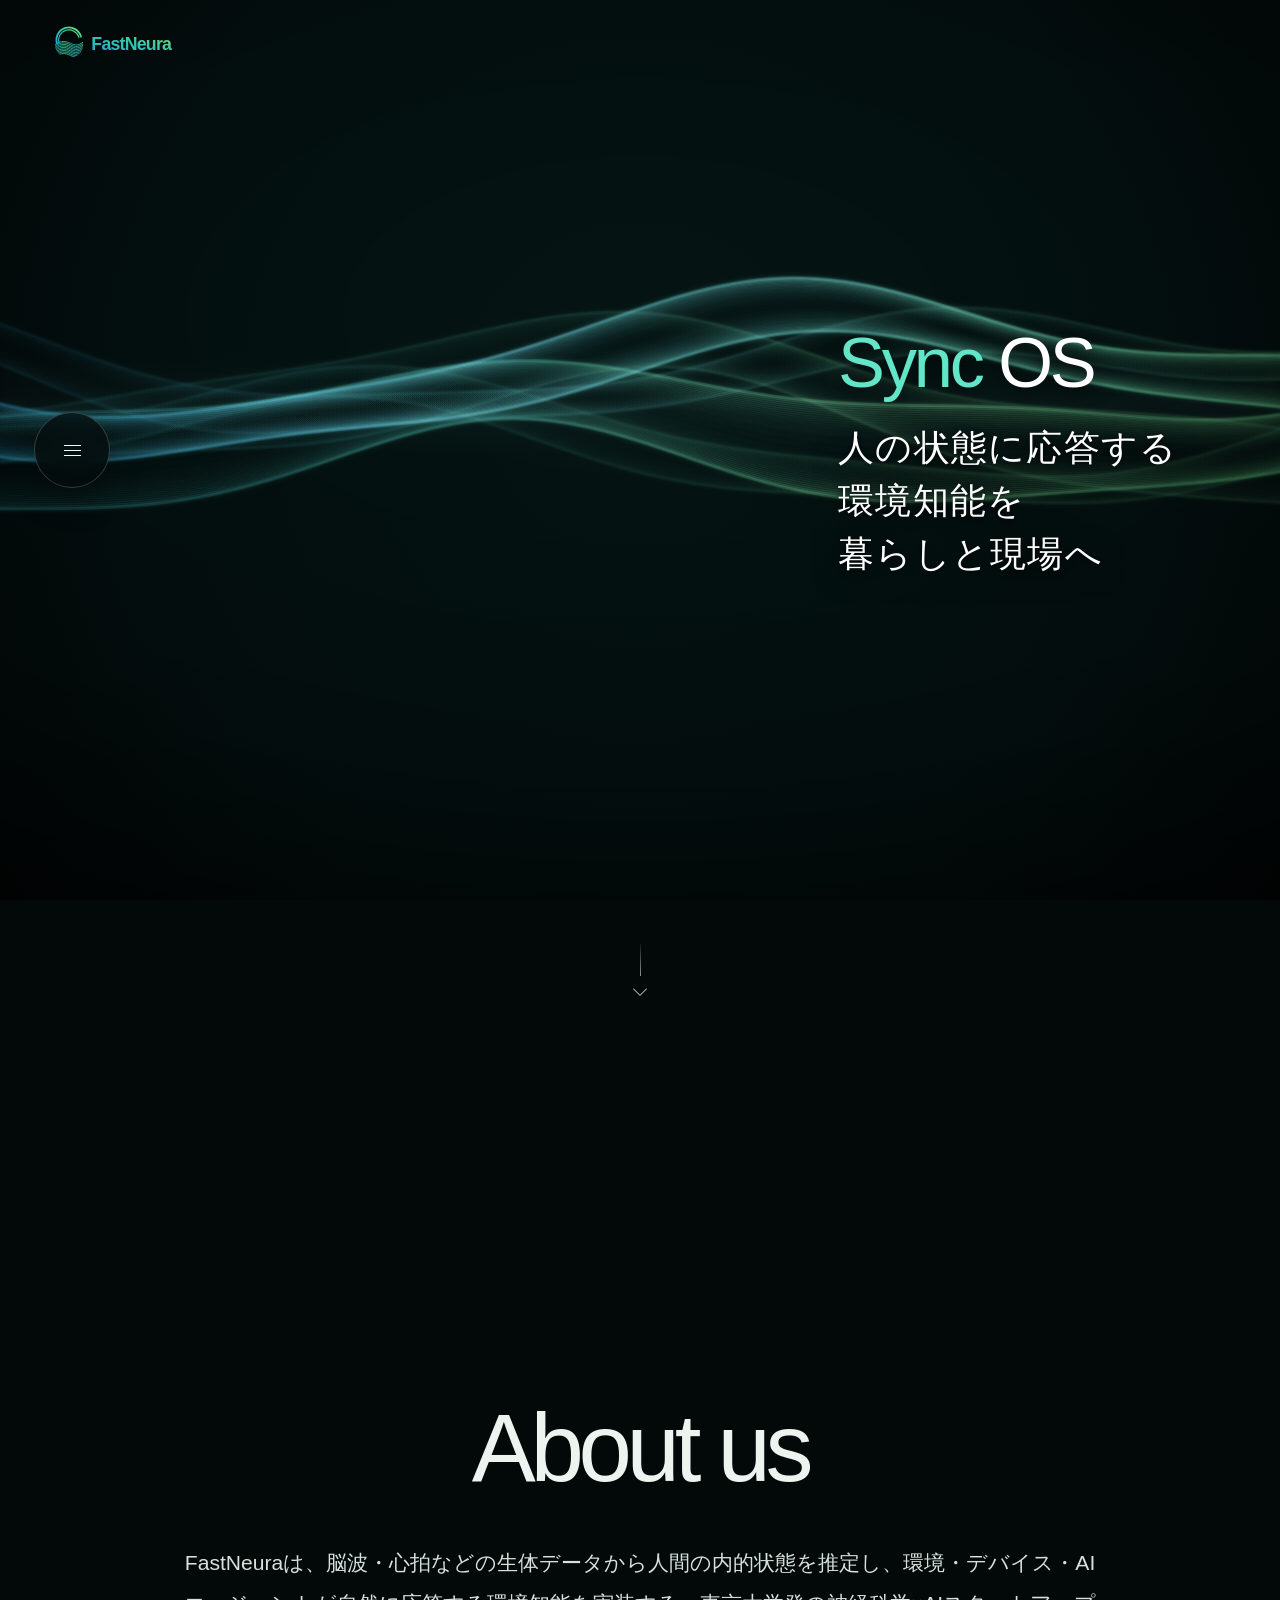
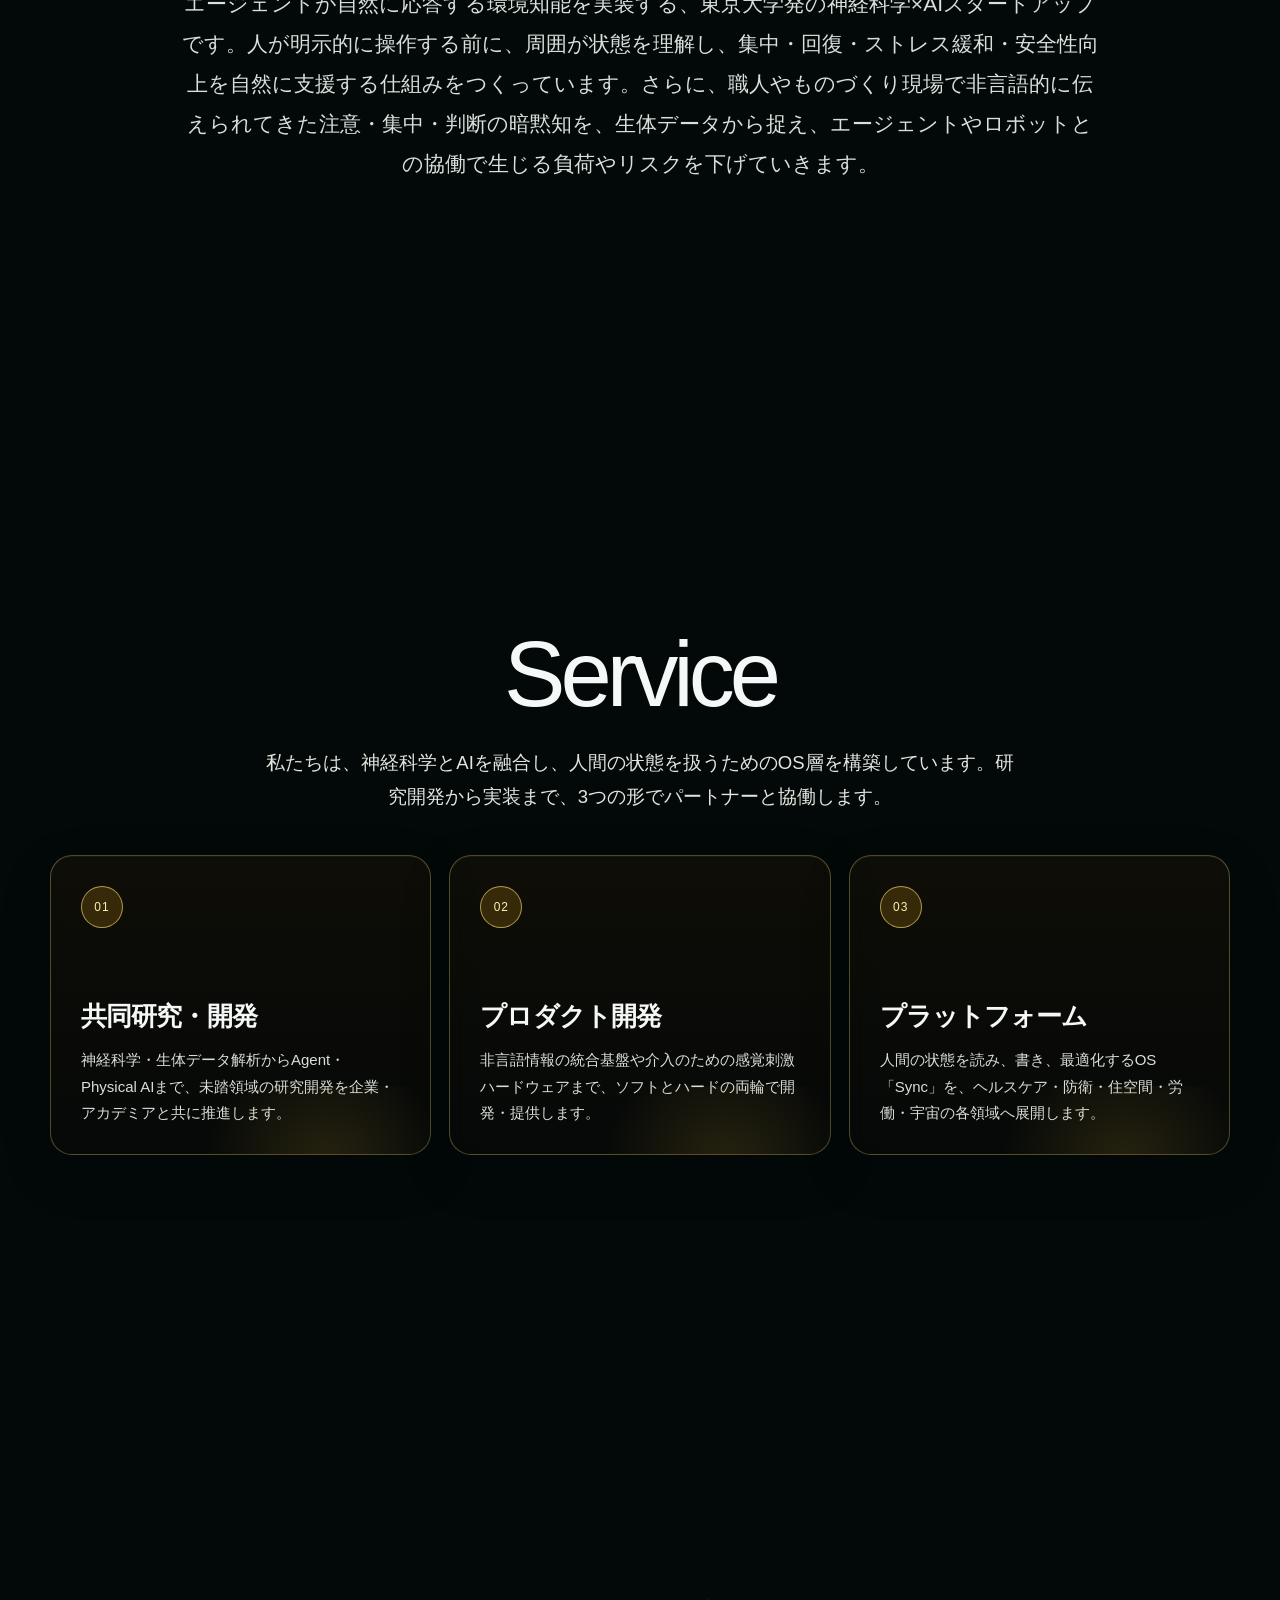
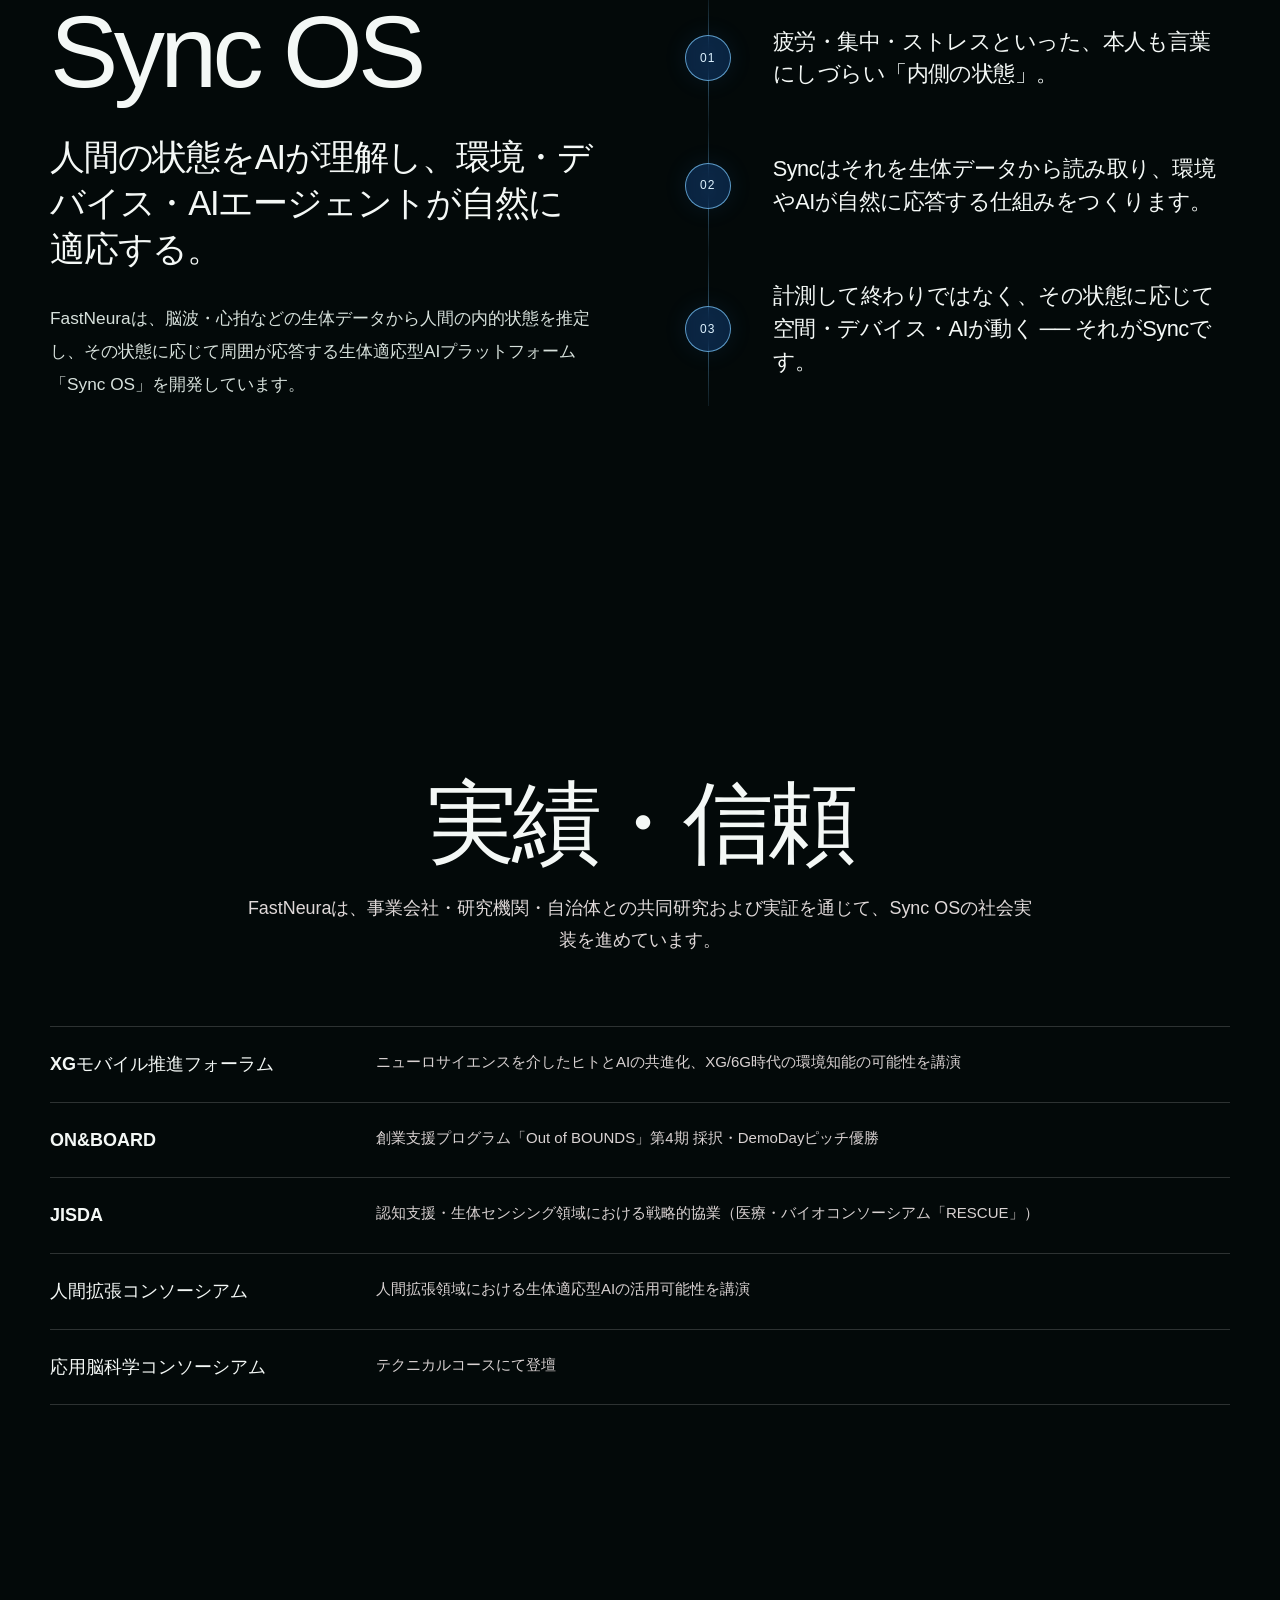
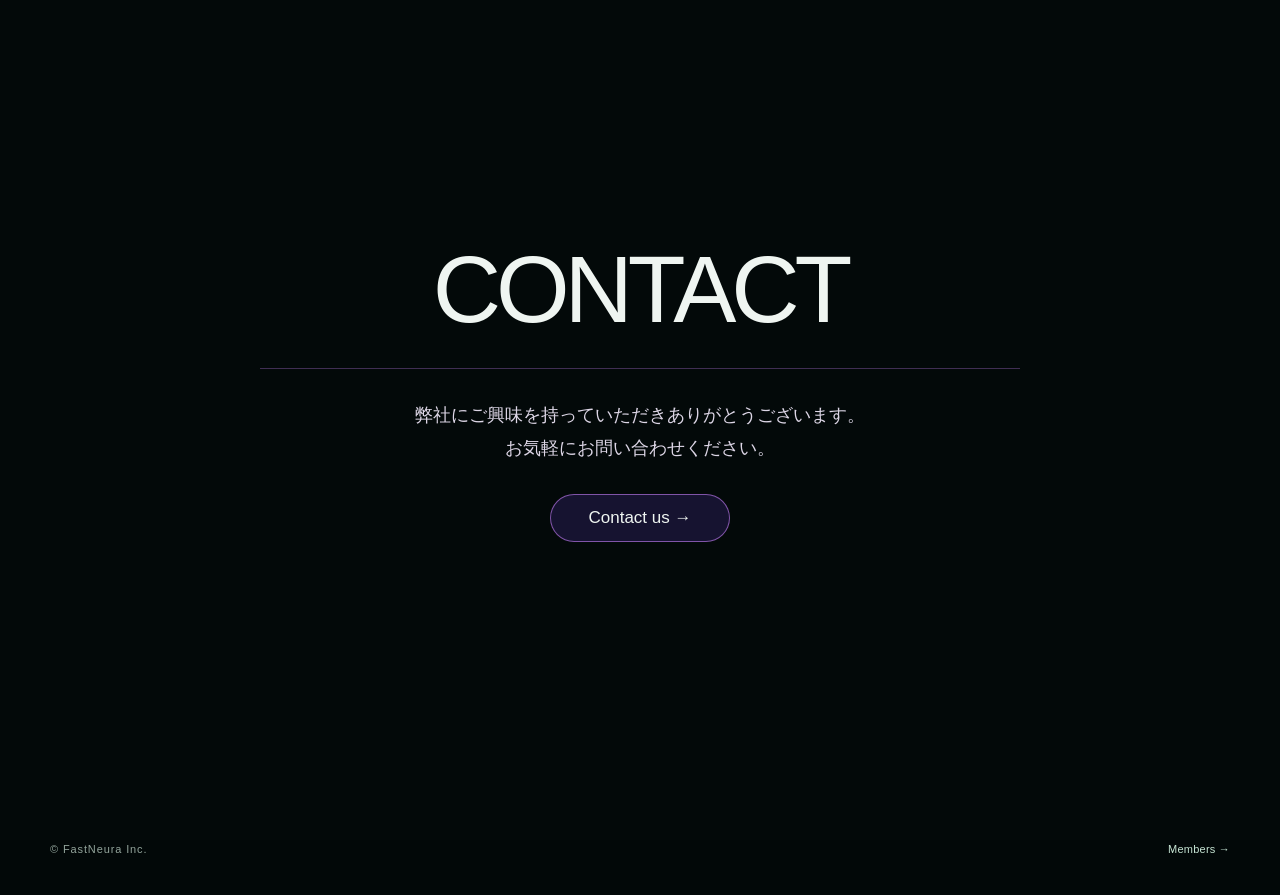
<file: index.html>
<!doctype html><html lang="ja"><head><meta charset="utf-8"><meta name="viewport" content="width=device-width,initial-scale=1,viewport-fit=cover"><meta name="description" content="FastNeuraは、脳波・心拍などの生体データから人間の内的状態を推定し、その状態に応じて周囲が応答する生体適応型AIプラットフォーム『Sync OS』を開発しています。"><title>FastNeura - Cutting-Edge NeuroTech × AI Startup</title><link rel="stylesheet" href="style.css?v=20261106-4"><link rel="stylesheet" href="wave-theme.css?v=20260926-10"></head><body><header class="site-header"><a class="brand" href="#top">Fast<span>Neura</span></a><nav class="nav" aria-label="Primary"><a href="#about">About us</a><a href="#service">Service</a><a href="#sync">Sync OS</a><a href="#partners">Partners</a><a class="contact" href="#contact">Contact</a><a href="members.html">Member</a></nav></header><main><section class="hero" id="top"><canvas id="waves" aria-hidden="true"></canvas><div class="hero-vignette"></div><div class="hero-grain"></div><div class="wrap hero-inner"><div class="hero-kicker"><a href="#sync"><span class="hero-sync">Sync</span> OS</a></div><h1><span>人の状態に応答する</span><span><button class="hero-term" id="environmentIntelligenceButton" type="button" aria-haspopup="dialog" aria-controls="environmentIntelligenceModal">環境知能</button>を</span><span>暮らしと現場へ</span></h1><div class="scroll-cue" aria-hidden="true"><span></span></div></div></section><section class="about" id="about"><div class="wrap"><div class="section-head"><h2>About us</h2></div><p>FastNeuraは、脳波・心拍などの生体データから人間の内的状態を推定し、環境・デバイス・AIエージェントが自然に応答する環境知能を実装する、東京大学発の神経科学×AIスタートアップです。人が明示的に操作する前に、周囲が状態を理解し、集中・回復・ストレス緩和・安全性向上を自然に支援する仕組みをつくっています。さらに、職人やものづくり現場で非言語的に伝えられてきた注意・集中・判断の暗黙知を、生体データから捉え、エージェントやロボットとの協働で生じる負荷やリスクを下げていきます。</p></div></section><section class="service" id="service"><div class="wrap"><div class="section-head"><h2>Service</h2></div><p class="service-intro">私たちは、神経科学とAIを融合し、人間の状態を扱うためのOS層を構築しています。研究開発から実装まで、3つの形でパートナーと協働します。</p><div class="service-grid"><article class="service-card"><div class="num">01</div><h3>共同研究・開発</h3><p>神経科学・生体データ解析からAgent・Physical AIまで、未踏領域の研究開発を企業・アカデミアと共に推進します。</p></article><article class="service-card"><div class="num">02</div><h3>プロダクト開発</h3><p>非言語情報の統合基盤や介入のための感覚刺激ハードウェアまで、ソフトとハードの両輪で開発・提供します。</p></article><article class="service-card"><div class="num">03</div><h3>プラットフォーム</h3><p>人間の状態を読み、書き、最適化するOS「Sync」を、ヘルスケア・防衛・住空間・労働・宇宙の各領域へ展開します。</p></article></div></div></section><section class="sync-intro" id="sync"><div class="wrap"><p class="sync-title">Sync OS</p><div class="sync-copy"><h2>人間の状態をAIが理解し、環境・デバイス・AIエージェントが自然に適応する。</h2><p>FastNeuraは、脳波・心拍などの生体データから人間の内的状態を推定し、その状態に応じて周囲が応答する生体適応型AIプラットフォーム「Sync OS」を開発しています。</p></div></div></section><section class="principles"><div class="wrap"><div class="principle"><div class="num">01</div><p>疲労・集中・ストレスといった、本人も言葉にしづらい「内側の状態」。</p></div><div class="principle"><div class="num">02</div><p>Syncはそれを生体データから読み取り、環境やAIが自然に応答する仕組みをつくります。</p></div><div class="principle"><div class="num">03</div><p>計測して終わりではなく、その状態に応じて空間・デバイス・AIが動く ── それがSyncです。</p></div></div></section><section class="partners" id="partners"><div class="wrap"><div class="section-head"><div class="eyebrow">Partners</div><h2>実績・信頼</h2></div><p class="lead muted">FastNeuraは、事業会社・研究機関・自治体との共同研究および実証を通じて、Sync OSの社会実装を進めています。</p><div class="partners-list"><div class="partner"><strong>XGモバイル推進フォーラム</strong><span>ニューロサイエンスを介したヒトとAIの共進化、XG/6G時代の環境知能の可能性を講演</span></div><div class="partner"><strong>ON&amp;BOARD</strong><span>創業支援プログラム「Out of BOUNDS」第4期 採択・DemoDayピッチ優勝</span></div><div class="partner"><strong>JISDA</strong><span>認知支援・生体センシング領域における戦略的協業（医療・バイオコンソーシアム「RESCUE」）</span></div><div class="partner"><strong>人間拡張コンソーシアム</strong><span>人間拡張領域における生体適応型AIの活用可能性を講演</span></div><div class="partner"><strong>応用脳科学コンソーシアム</strong><span>テクニカルコースにて登壇</span></div></div></div></section><section class="contact-section" id="contact"><div class="wrap"><div class="eyebrow">CONTACT</div><h2>CONTACT</h2><div class="contact-row"><p>弊社にご興味を持っていただきありがとうございます。<br>お気軽にお問い合わせください。</p><a class="contact-link" href="mailto:contact@fastneura.com">Contact us →</a></div></div></section></main><footer class="site-footer"><div class="wrap">© FastNeura Inc. <a class="footer-members" href="members.html">Members →</a></div></footer><div class="modal-backdrop" id="environmentIntelligenceModal" role="dialog" aria-modal="true" aria-labelledby="environmentIntelligenceTitle" aria-hidden="true"><div class="modal" role="document"><div class="modal-head"><h2 id="environmentIntelligenceTitle">環境知能</h2><button class="modal-close" type="button" aria-label="閉じる">×</button></div><p>環境知能とは、人の状態や周囲の状況をセンシングし、その情報をもとに空間・デバイス・AIが適切に応答する仕組みです。FastNeuraでは、脳波・心拍などの生体情報から疲労・集中・ストレスなどの内的状態を推定し、人が明示的に操作する前に、環境そのものが自然に支援する世界を目指しています。</p></div></div><script src="wave.js?v=20260917-1"></script><script src="ui.js?v=20261030-8"></script></body></html>
</file>
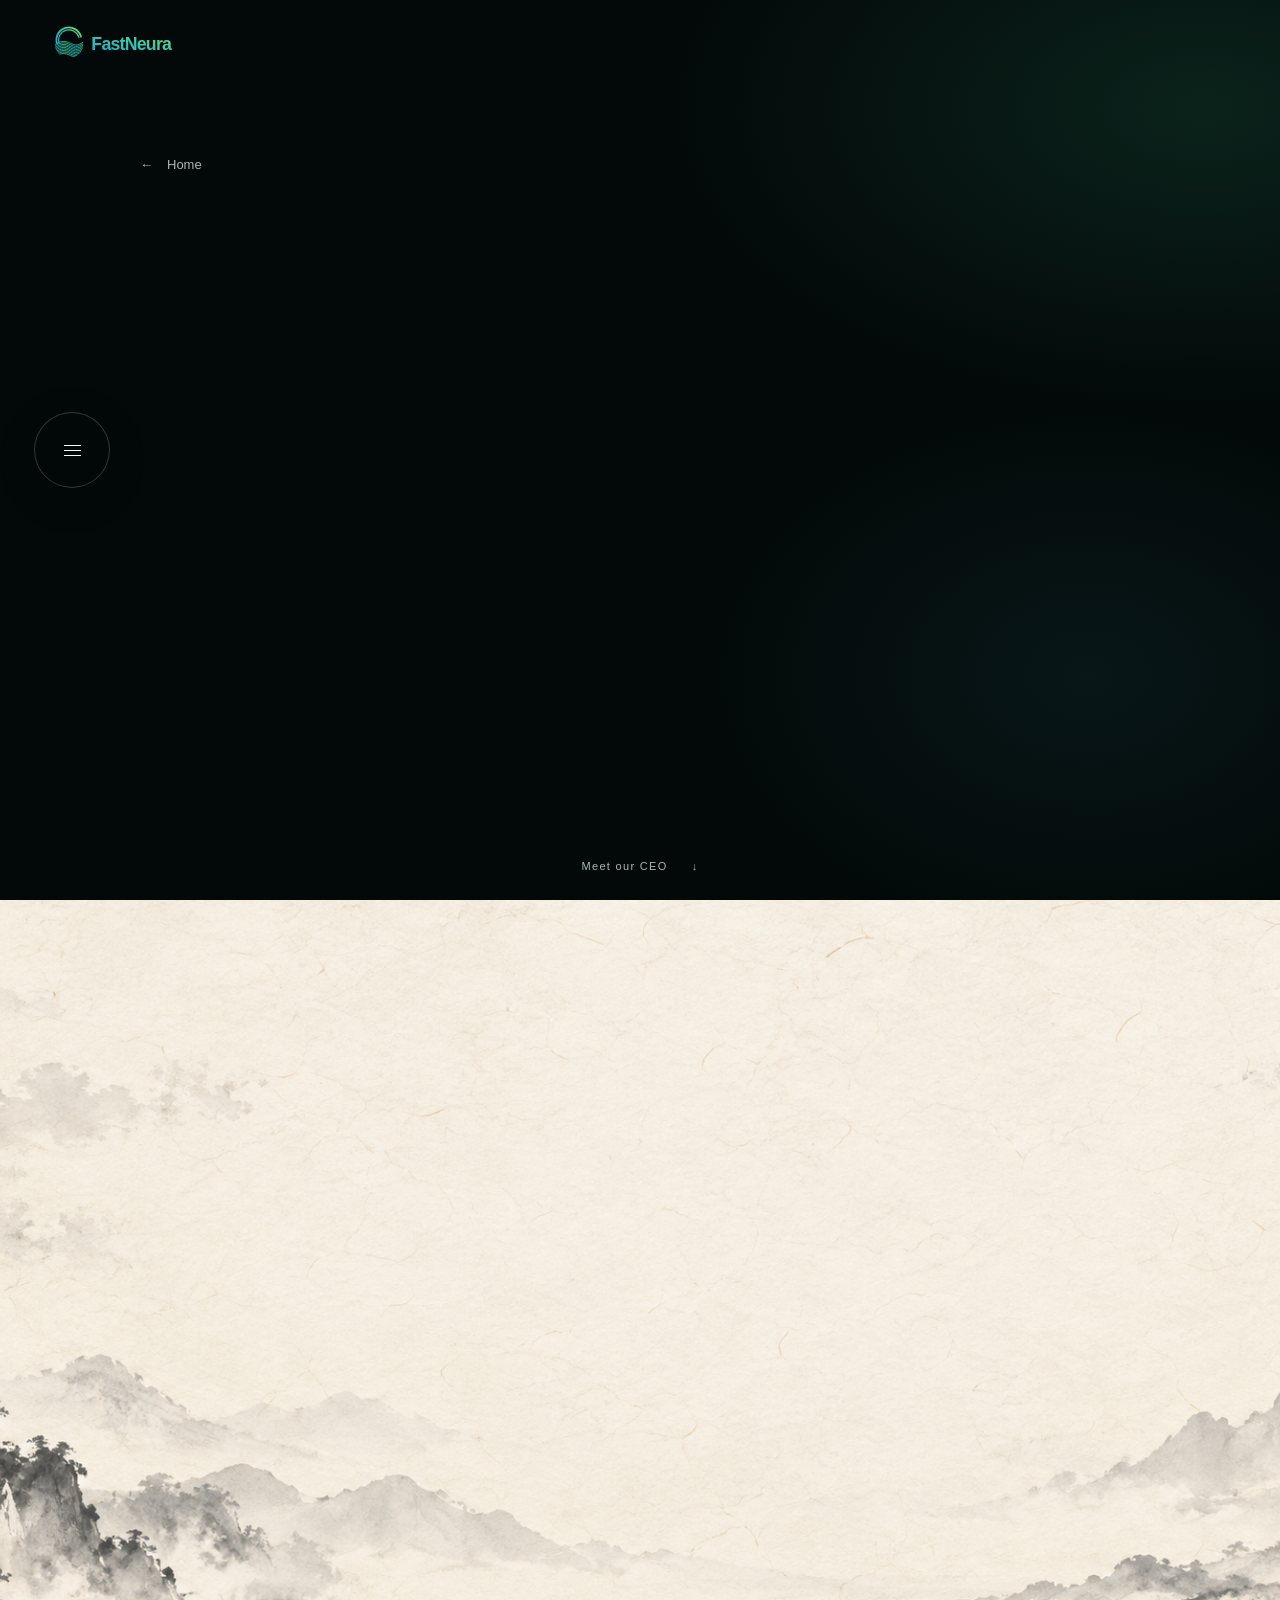
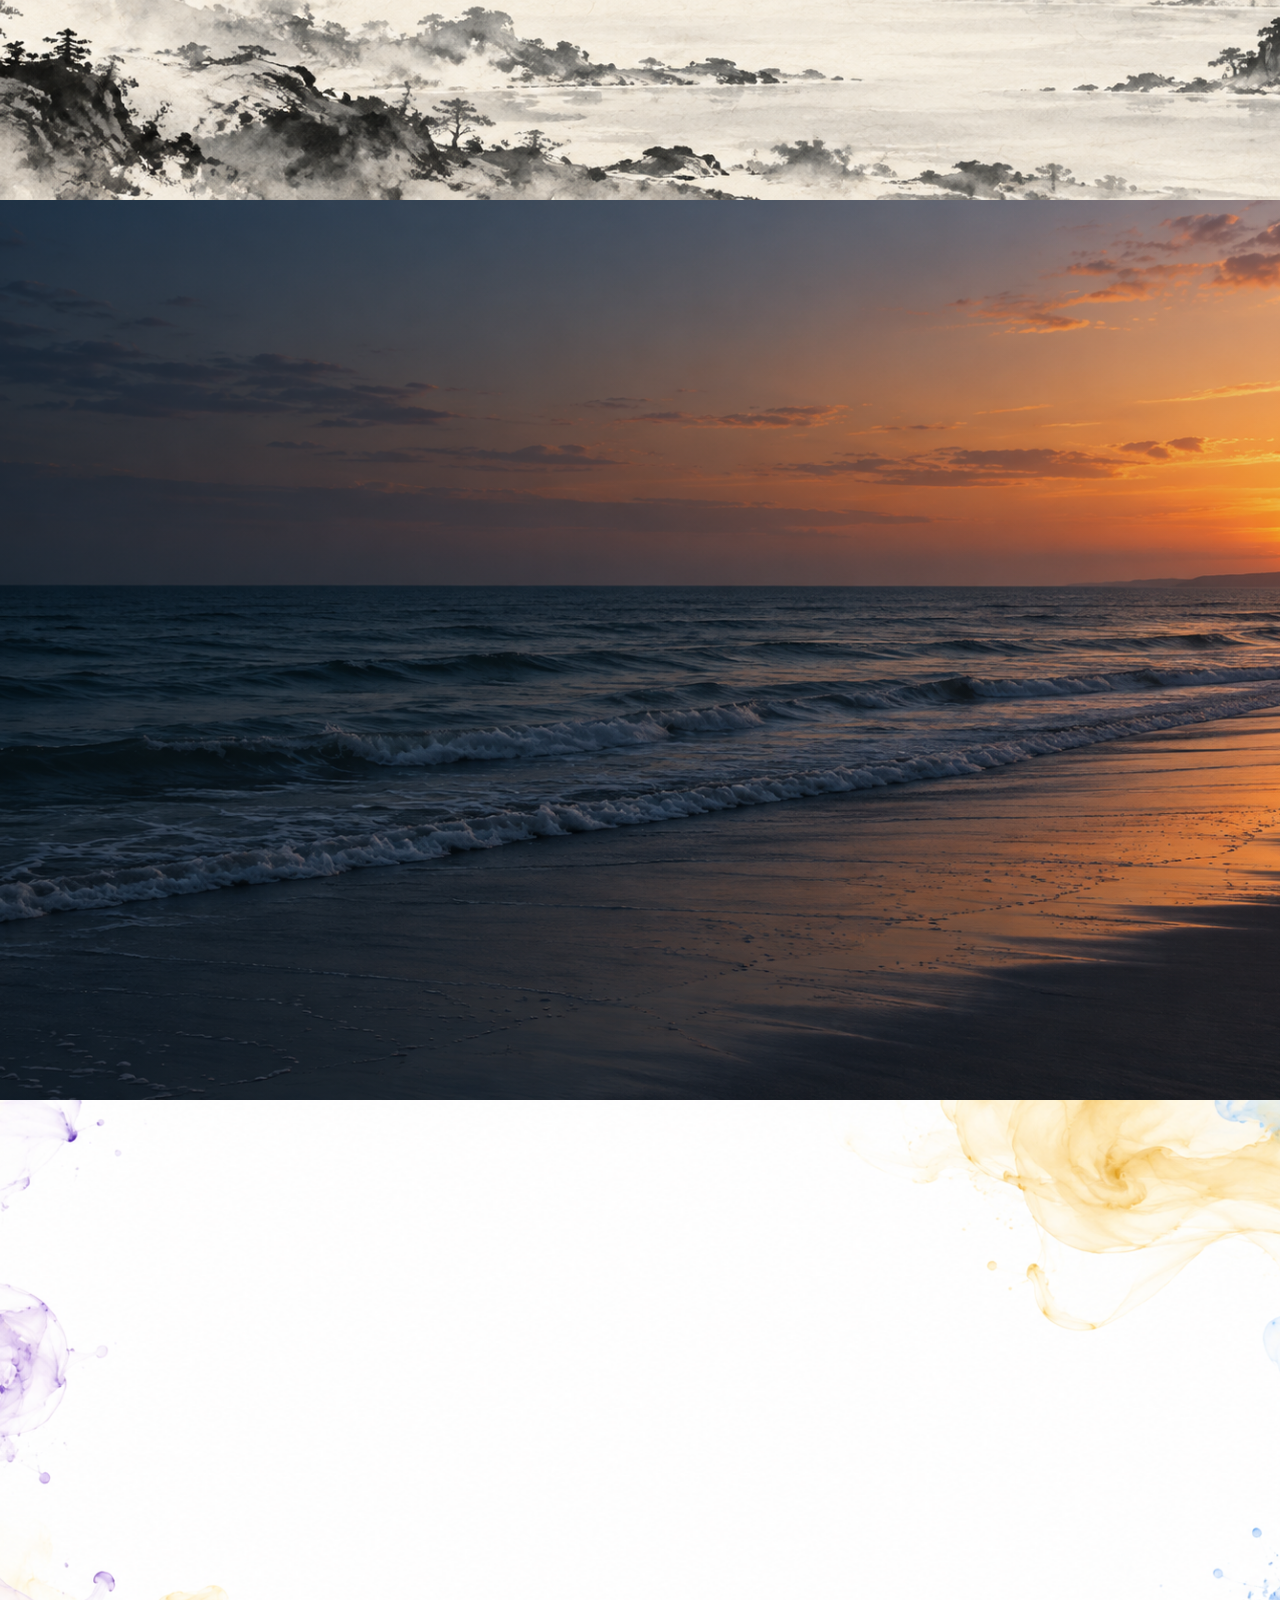
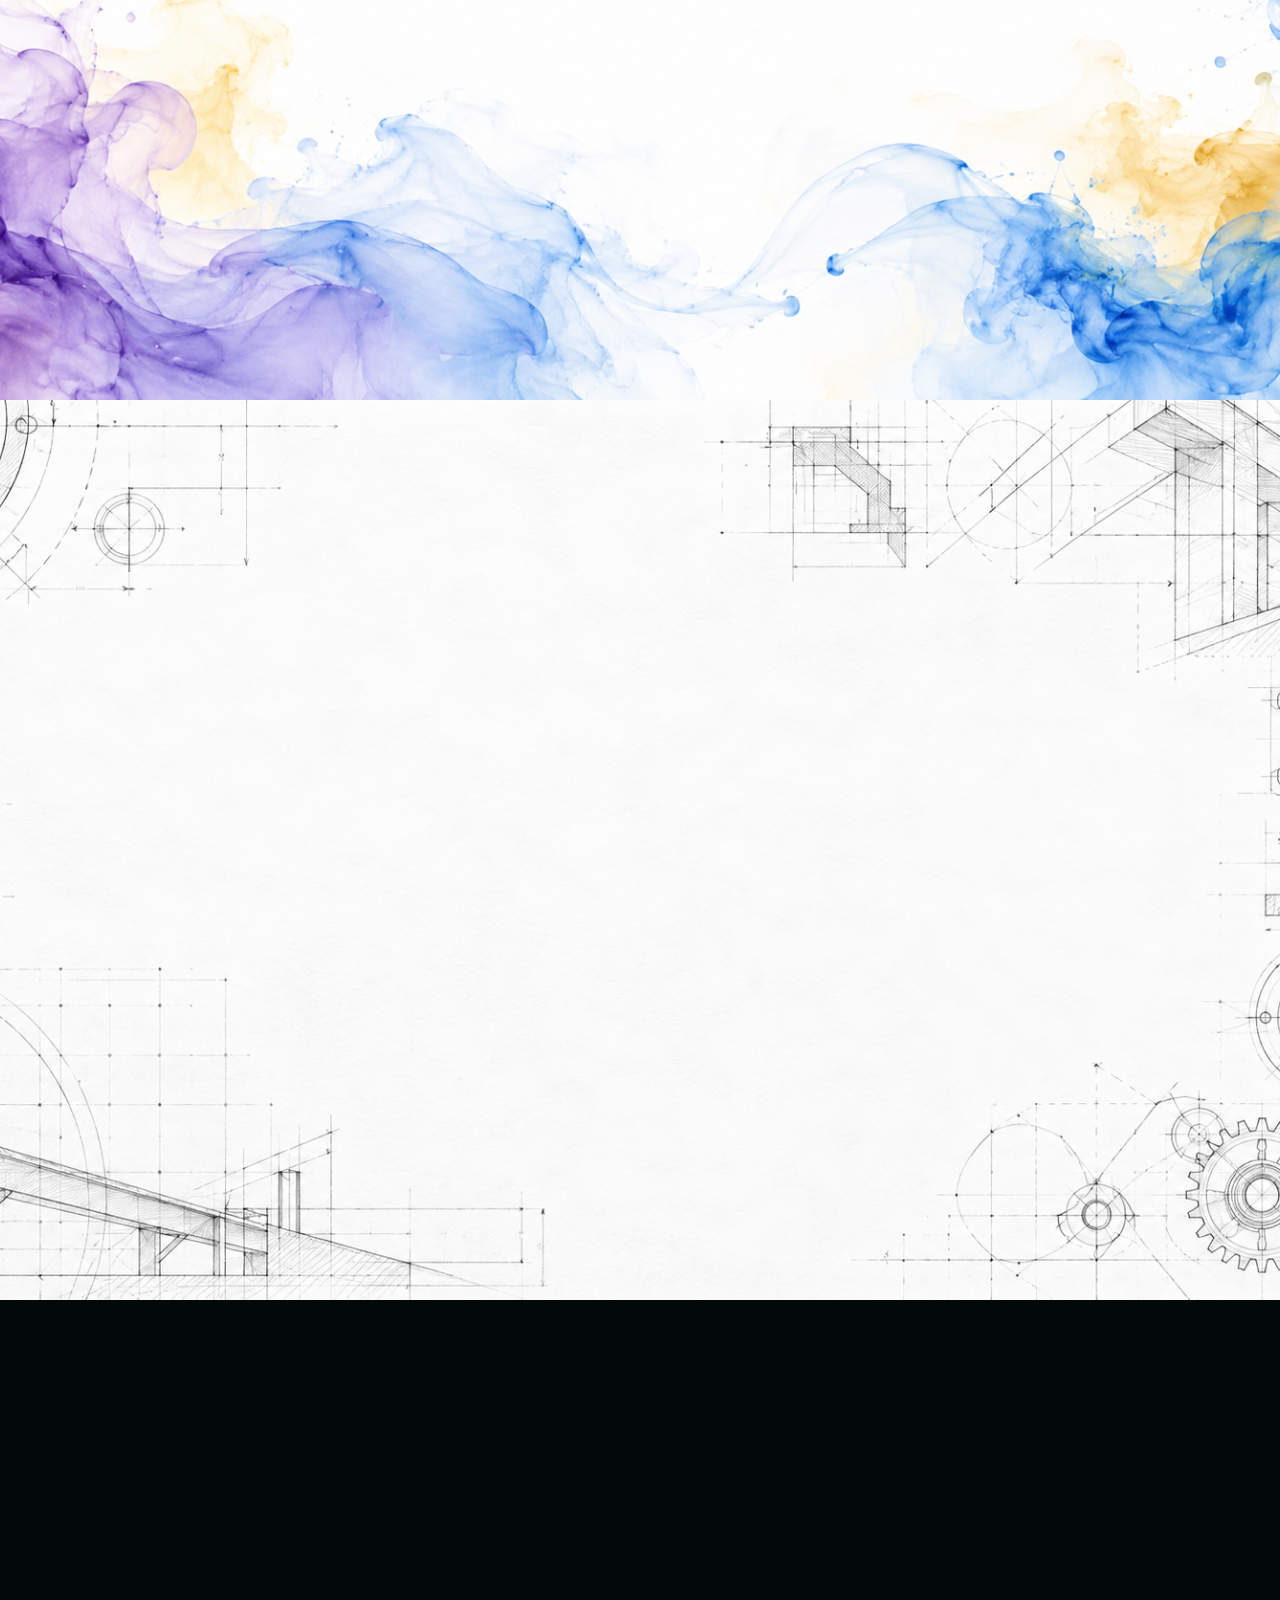
<file: members.html>
<!doctype html>
<html lang="ja" class="members-document">
<head>
  <meta charset="utf-8">
  <meta name="viewport" content="width=device-width,initial-scale=1,viewport-fit=cover">
  <meta name="description" content="FastNeuraのメンバー紹介。CEO 水口 成寛、CSO 小久保 廉汰、事業開発 兼 ブランド戦略担当 平塚 蒼大、CTO 中田 昂成。神経科学とAIをつなぎ、人の状態に応答する環境知能を暮らしと現場へ。">
  <title>Members | FastNeura</title>
  <link rel="stylesheet" href="style.css?v=20261106-4">
  <link rel="stylesheet" href="members.css?v=20261030-12">
</head>
<body data-page="members">
  <a class="skip-link" href="#members">メンバー紹介へ移動</a>
  <header class="site-header">
    <a class="brand" href="index.html#top" aria-label="FastNeura ホーム">Fast<span>Neura</span></a>
    <nav class="nav" aria-label="Primary">
      <!-- Secondary pages keep section navigation on Home. -->
      <a href="index.html#top">Home</a>
    </nav>
  </header>
  <main class="members-main">
    <section id="members" class="members-intro-screen" aria-labelledby="members-title">
      <div class="wrap">
      <a class="back-link" href="index.html#top"><span aria-hidden="true">←</span> Home</a>
      <div class="members-heading">
        <p class="members-eyebrow">THE PEOPLE BEHIND FASTNEURA</p>
        <h1 id="members-title">Members<span class="heading-dot" aria-hidden="true">.</span></h1>
        <p class="members-lead">神経科学とAIをつなぎ、<br>人の可能性をひらく。</p>
        <p class="members-intro">人の状態に応答する環境知能を、暮らしと現場へ。<br class="desktop-break">FastNeuraは、その実現に取り組んでいます。</p>
      </div>
      </div>
      <a class="members-next" href="#ceo" aria-label="CEOの紹介へ">Meet our CEO <span aria-hidden="true">↓</span></a>
    </section>
    <section id="ceo" class="member-ink-screen" aria-labelledby="nayuta-name">
      <div class="wrap member-ink-content">
        <article class="member-profile" aria-labelledby="nayuta-name">
          <img class="member-photo" src="nayuta-mizuguchi.png" width="512" height="512" alt="水口 成寛（Nayuta Mizuguchi）のポートレート" decoding="async">
          <div class="member-details">
            <p class="member-role">CEO</p>
            <h2 id="nayuta-name">水口 成寛</h2>
            <p class="member-name-en" lang="en">Nayuta Mizuguchi</p>
          </div>
        </article>
      </div>
    </section>
    <section id="cso" class="member-coast-screen" aria-labelledby="renta-name">
      <div class="wrap member-ink-content">
        <article class="member-profile member-profile--right" aria-labelledby="renta-name">
          <div class="member-details">
            <p class="member-role">CSO</p>
            <h2 id="renta-name">小久保 廉汰</h2>
            <p class="member-name-en" lang="en">Renta Kokubo</p>
          </div>
          <img class="member-photo" src="renta-kokubo.png" width="512" height="512" alt="小久保 廉汰（Renta Kokubo）のポートレート" decoding="async">
        </article>
      </div>
    </section>
    <section id="souta" class="member-paint-screen" aria-labelledby="souta-name">
      <div class="wrap member-ink-content">
        <article class="member-profile" aria-labelledby="souta-name">
          <img class="member-photo" src="souta-hiratsuka.png" width="512" height="512" alt="平塚 蒼大（Souta Hiratsuka）のポートレート" decoding="async">
          <div class="member-details">
            <p class="member-role">事業開発 兼 ブランド戦略担当</p>
            <h2 id="souta-name">平塚 蒼大</h2>
            <p class="member-name-en" lang="en">Souta Hiratsuka</p>
          </div>
        </article>
      </div>
    </section>
    <section id="cto" class="member-system-screen" aria-labelledby="kosei-name">
      <div class="wrap member-ink-content">
        <article class="member-profile member-profile--right" aria-labelledby="kosei-name">
          <div class="member-details">
            <p class="member-role">CTO</p>
            <h2 id="kosei-name">中田 昂成</h2>
            <p class="member-name-en" lang="en">Kosei Nakada</p>
          </div>
          <img class="member-photo" src="kosei-nakada.png" width="512" height="512" alt="中田 昂成（Kosei Nakada）のポートレート" decoding="async">
        </article>
      </div>
    </section>
    <section id="members-contact" class="members-ending" aria-labelledby="members-contact-title">
      <div class="wrap ending-content">
        <p class="members-eyebrow">GET IN TOUCH</p>
        <h2 id="members-contact-title" class="ending-title">CONTACT</h2>
        <div class="members-contact">
          <p>共同研究・開発や事業に関するお問い合わせ</p>
          <a href="mailto:contact@fastneura.com">Contact us <span aria-hidden="true">↗</span></a>
        </div>
      </div>
      <footer class="site-footer">
    <div class="wrap members-footer"><span>© FastNeura Inc.</span><a href="index.html#top">Back to Home <span aria-hidden="true">↗</span></a></div>
      </footer>
    </section>
  </main>
  <script src="ui.js?v=20261030-8"></script>
</body>
</html>
</file>
<file: style.css>
:root{--bg:#f4f5f2;--ink:#101612;--muted:#6d7971;--line:#d7ddd8;--green:#78e1ad;--dark:#030909;--max:1180px;font-family:Inter,-apple-system,BlinkMacSystemFont,"Segoe UI","Helvetica Neue",Arial,"Noto Sans JP",sans-serif}*{box-sizing:border-box}html{scroll-behavior:smooth;scroll-snap-type:y mandatory;scroll-padding:0}body{margin:0;background:var(--bg);color:var(--ink);line-height:1.7;overscroll-behavior-y:none}a{color:inherit;text-decoration:none}.wrap{width:min(calc(100% - 48px),var(--max));margin-inline:auto}.site-header{position:absolute;inset:0 0 auto;z-index:20;min-height:88px;display:flex;align-items:center;justify-content:space-between;padding:0 max(24px,calc((100vw - var(--max))/2));color:#effaf4}.brand{display:flex;align-items:center;width:184px;height:72px;font-size:0;line-height:0;background:url("fastneura-logo-v2.svg") left center/contain no-repeat}.brand span{display:none}.nav{display:none}.desktop-orbit-nav{position:fixed;left:34px;top:50%;z-index:45;width:76px;height:76px;transform:translateY(-50%)}.orbit-toggle,.orbit-link{position:absolute;left:0;top:0;width:76px;height:76px;border-radius:50%;display:flex;align-items:center;justify-content:center;border:1px solid #ffffff32;background:rgba(3,9,9,.72);backdrop-filter:blur(14px);-webkit-backdrop-filter:blur(14px);color:#f3faf6;box-shadow:0 10px 35px #0005;transition:transform .42s cubic-bezier(.22,.8,.2,1),opacity .3s ease,background .25s ease,border-color .25s ease}.orbit-toggle{z-index:6;cursor:default}.orbit-toggle::before,.orbit-toggle::after,.orbit-toggle span{content:"";position:absolute;width:17px;height:1px;background:#f3faf6;transition:transform .3s ease}.orbit-toggle::before{transform:translateY(-5px)}.orbit-toggle::after{transform:translateY(5px)}.orbit-toggle span{transform:none}.orbit-link{opacity:0;pointer-events:none;font-size:11px;font-weight:500;line-height:1.15;text-align:center;letter-spacing:.015em;padding:10px}.desktop-orbit-nav:hover .orbit-link,.desktop-orbit-nav:focus-within .orbit-link{opacity:1;pointer-events:auto}.desktop-orbit-nav:hover .orbit-toggle,.desktop-orbit-nav:focus-within .orbit-toggle{background:rgba(9,23,18,.88);border-color:#ffffff52}.desktop-orbit-nav:hover .orbit-toggle::before,.desktop-orbit-nav:focus-within .orbit-toggle::before{transform:rotate(45deg)}.desktop-orbit-nav:hover .orbit-toggle::after,.desktop-orbit-nav:focus-within .orbit-toggle::after{transform:rotate(-45deg)}.desktop-orbit-nav:hover .orbit-toggle span,.desktop-orbit-nav:focus-within .orbit-toggle span{opacity:0}.desktop-orbit-nav:hover .orbit-link:hover,.desktop-orbit-nav:focus-within .orbit-link:focus-visible{background:rgba(21,48,37,.94);border-color:#8ee9ba}.orbit-link:nth-of-type(1){transform:translate(0,0) scale(.7)}.orbit-link:nth-of-type(2){transform:translate(0,0) scale(.7)}.orbit-link:nth-of-type(3){transform:translate(0,0) scale(.7)}.orbit-link:nth-of-type(4){transform:translate(0,0) scale(.7)}.orbit-link:nth-of-type(5){transform:translate(0,0) scale(.7)}.desktop-orbit-nav:hover .orbit-link:nth-of-type(1),.desktop-orbit-nav:focus-within .orbit-link:nth-of-type(1){transform:translate(88px,-150px) scale(1)}.desktop-orbit-nav:hover .orbit-link:nth-of-type(2),.desktop-orbit-nav:focus-within .orbit-link:nth-of-type(2){transform:translate(138px,-80px) scale(1)}.desktop-orbit-nav:hover .orbit-link:nth-of-type(3),.desktop-orbit-nav:focus-within .orbit-link:nth-of-type(3){transform:translate(158px,0) scale(1)}.desktop-orbit-nav:hover .orbit-link:nth-of-type(4),.desktop-orbit-nav:focus-within .orbit-link:nth-of-type(4){transform:translate(138px,80px) scale(1)}.desktop-orbit-nav:hover .orbit-link:nth-of-type(5),.desktop-orbit-nav:focus-within .orbit-link:nth-of-type(5){transform:translate(88px,150px) scale(1)}.mobile-menu-toggle,.mobile-menu-panel{display:none}.hero{position:relative;min-height:100svh;background:var(--dark);color:white;overflow:hidden}#waves{position:absolute;inset:0;width:100%;height:100%;display:block}.hero-vignette{position:absolute;inset:0;pointer-events:none;background:radial-gradient(ellipse 95% 72% at 50% 35%,transparent 24%,rgba(0,0,0,.22) 72%,rgba(0,0,0,.58) 100%)}.hero-grain{position:absolute;inset:0;pointer-events:none;opacity:.10}.hero-inner{position:relative;z-index:2;min-height:100svh;display:flex;flex-direction:column;justify-content:center;align-items:flex-end;padding:120px 0 80px}.hero-kicker{width:min(42vw,520px);font-family:"Avenir Next","Helvetica Neue",Helvetica,"Segoe UI",Arial,sans-serif;font-size:clamp(52px,5.5vw,88px);font-weight:300;line-height:.96;letter-spacing:-.045em;color:#fff;margin-bottom:24px;text-align:left;white-space:nowrap;text-shadow:0 3px 20px #000b;transform:translate(clamp(80px,10vw,180px),-15svh);font-kerning:normal;font-feature-settings:"kern" 1}.hero-kicker a{display:inline-block;cursor:pointer;border-bottom:1px solid transparent}.hero-kicker a:hover,.hero-kicker a:focus-visible{border-color:#ffffffaa}.hero-sync{color:#63e6c7}.hero h1{margin:0;width:min(42vw,520px);color:#fff;font-family:"Hiragino Mincho ProN","Hiragino Mincho Pro","Yu Mincho","YuMincho","Noto Serif JP",serif;font-size:clamp(24px,2.8vw,45px);font-weight:500;letter-spacing:.035em;line-height:1.48;text-align:left;text-shadow:0 4px 30px #000c,0 1px 6px #000a;transform:translate(clamp(80px,10vw,180px),-15svh)}.hero h1 span{display:block;white-space:nowrap}.hero-term{display:inline;font:inherit;font-family:inherit;font-size:inherit;font-weight:inherit;line-height:inherit;letter-spacing:inherit;color:inherit;text-shadow:inherit;background:transparent;border:0;padding:0;margin:0;cursor:pointer;vertical-align:baseline;appearance:none;-webkit-appearance:none}.hero-term:hover{color:inherit}.hero-term:focus-visible{outline:1px solid #ffffffaa;outline-offset:4px;border-radius:2px}.hero-bottom{position:absolute;left:0;right:0;bottom:52px;display:flex;justify-content:space-between;gap:32px;align-items:end;border-top:1px solid #ffffff28;padding-top:20px}.hero-bottom p{margin:0;max-width:720px;color:#d4e1db;font-size:clamp(14px,1.5vw,18px)}.scroll{font-size:10px;letter-spacing:.12em;color:#95aaa0;white-space:nowrap}.modal-backdrop{position:fixed;inset:0;z-index:100;background:#020706cc;display:none;align-items:center;justify-content:center;padding:24px}.modal-backdrop.open{display:flex}.modal{width:min(560px,100%);background:#0a1310;color:#edf5f1;border:1px solid #ffffff2b;border-radius:18px;padding:32px;box-shadow:0 24px 80px #000b}.modal-head{display:flex;align-items:center;justify-content:space-between;gap:20px;margin-bottom:18px}.modal h2{font-family:"Hiragino Mincho ProN","Yu Mincho",serif;font-size:32px;letter-spacing:.04em}.modal p{margin:0;color:#c8d6cf;font-size:16px;line-height:1.9}.modal-close{width:42px;height:42px;border-radius:50%;border:1px solid #ffffff36;background:transparent;color:#fff;font-size:22px;cursor:pointer}main>section{min-height:100svh;scroll-snap-align:start;scroll-snap-stop:always}section{padding:120px 0}.section-head{display:grid;grid-template-columns:180px 1fr;gap:44px;margin-bottom:64px}.eyebrow{font-size:12px;letter-spacing:.14em;text-transform:uppercase;color:var(--muted)}h2{margin:0;font-size:clamp(34px,5vw,68px);line-height:1.08;letter-spacing:-.05em;font-weight:500}.lead{font-size:clamp(18px,2vw,27px);line-height:1.7;max-width:950px;margin:0}.muted{color:var(--muted)}.sync-intro{background:#fff}.sync-title{font-size:clamp(56px,10vw,140px);line-height:.9;letter-spacing:-.075em;margin:0 0 60px;font-weight:520}.sync-copy{display:grid;grid-template-columns:1fr 1fr;gap:80px;align-items:start}.sync-copy h2{font-size:clamp(30px,4.2vw,58px)}.sync-copy p{font-size:18px;margin:0;color:#4e5a53}.principles{padding-top:20px;background:#fff}.principle{display:grid;grid-template-columns:100px 1fr;gap:34px;padding:38px 0;border-top:1px solid var(--line)}.principle:last-child{border-bottom:1px solid var(--line)}.num{font-size:14px;color:#7a8a80;letter-spacing:.08em}.principle p{margin:0;font-size:clamp(22px,3vw,40px);line-height:1.45;letter-spacing:-.03em;max-width:1000px}.about{background:#101713;color:#edf3ef}.about .eyebrow,.about .muted{color:#92a398}.about p{font-size:clamp(18px,2vw,27px);line-height:1.9;margin:0;max-width:1000px;color:#d1dbd5}.service{background:#e9ede9}.service-intro{max-width:820px;margin:24px 0 70px;font-size:18px;color:#556159}.service-grid{display:grid;grid-template-columns:repeat(3,1fr);gap:1px;background:#cfd7d1;border:1px solid #cfd7d1}.service-card{background:#f7f8f6;padding:40px;min-height:340px;display:flex;flex-direction:column}.service-card .num{margin-bottom:auto}.service-card h3{font-size:28px;margin:52px 0 16px;letter-spacing:-.035em}.service-card p{margin:0;color:#637067}.partners{background:#fff}.partners-list{margin-top:58px;border-top:1px solid var(--line)}.partner{display:grid;grid-template-columns:280px 1fr;gap:46px;padding:26px 0;border-bottom:1px solid var(--line)}.partner strong{font-size:18px;font-weight:550}.partner span{color:#5f6c64}.contact-section{background:#08100c;color:#eff5f1;padding:120px 0 70px}.contact-section h2{font-size:clamp(56px,10vw,138px);margin-bottom:30px}.contact-row{display:flex;justify-content:space-between;gap:30px;align-items:end;border-top:1px solid #ffffff25;padding-top:28px}.contact-row p{margin:0;color:#afbeb6}.contact-link{font-size:22px;border-bottom:1px solid #9bdab9;padding-bottom:4px}.site-footer{background:#08100c;color:#6f8278;padding:0 0 36px;font-size:11px;letter-spacing:.08em;scroll-snap-align:end}@media(max-width:900px){.brand{width:156px;height:62px}.desktop-orbit-nav{display:none}.site-header{position:absolute;min-height:80px;padding:0 18px}.mobile-menu-toggle{display:flex;width:44px;height:44px;border-radius:50%;border:1px solid #ffffff38;background:#07100dcc;color:#fff;align-items:center;justify-content:center;position:relative;z-index:52}.mobile-menu-toggle::before,.mobile-menu-toggle::after,.mobile-menu-toggle span{content:"";position:absolute;width:17px;height:1px;background:#fff;transition:transform .25s ease,opacity .25s ease}.mobile-menu-toggle::before{transform:translateY(-5px)}.mobile-menu-toggle::after{transform:translateY(5px)}.mobile-menu-toggle.is-open::before{transform:rotate(45deg)}.mobile-menu-toggle.is-open::after{transform:rotate(-45deg)}.mobile-menu-toggle.is-open span{opacity:0}.mobile-menu-panel{display:flex;position:fixed;z-index:50;left:14px;right:14px;top:70px;flex-direction:column;background:#07100df2;color:#f4faf6;border:1px solid #ffffff28;border-radius:18px;padding:14px;backdrop-filter:blur(18px);-webkit-backdrop-filter:blur(18px);opacity:0;transform:translateY(-10px);pointer-events:none;transition:opacity .24s ease,transform .24s ease}.mobile-menu-panel.open{opacity:1;transform:translateY(0);pointer-events:auto}.mobile-menu-panel a{padding:14px 12px;border-bottom:1px solid #ffffff18;font-size:14px}.mobile-menu-panel a:last-child{border-bottom:0}}@media(max-width:600px){.wrap{width:min(calc(100% - 32px),var(--max))}.hero-inner{align-items:flex-start;padding-top:110px;padding-bottom:120px}.hero-kicker,.hero h1{width:100%;transform:translateY(-10svh)}.hero-kicker{font-size:clamp(42px,13vw,62px);text-align:left;letter-spacing:-.035em}.hero h1{font-size:clamp(24px,6.2vw,34px);line-height:1.55}.hero h1 span{white-space:normal}.hero-bottom{bottom:34px;align-items:start;flex-direction:column;gap:10px}.modal{padding:24px}.modal h2{font-size:27px}section{padding:84px 0}.section-head{grid-template-columns:1fr;gap:16px;margin-bottom:42px}.sync-copy{grid-template-columns:1fr;gap:28px}.principle{grid-template-columns:56px 1fr;gap:18px}.service-grid{grid-template-columns:1fr}.service-card{min-height:auto}.service-card .num{margin-bottom:36px}.partner{grid-template-columns:1fr;gap:8px}.contact-row{flex-direction:column;align-items:flex-start}}
.footer-members{float:right;color:#c6e5d4;letter-spacing:.02em}
.footer-members:hover{color:#84edb8}
.orbit-toggle{cursor:pointer}
.desktop-orbit-nav .orbit-link:nth-of-type(6){transform:translate(0,0) scale(.7);background:rgba(24,102,74,.6);border-color:#84edb8}
.orbit-link[aria-current="page"]{outline:2px solid #84edb8;outline-offset:4px}
.mobile-menu-panel a[aria-current="page"]{color:#84edb8}
</file>
<file: wave-theme.css>
/* Shared continuous wave background across all full-screen sections */
#waves{position:fixed!important;inset:0!important;width:100vw!important;height:100vh!important;z-index:0!important;pointer-events:none!important;display:block!important}
body{background:#030909;color:#f4f8f6}
.site-header,.desktop-orbit-nav,.mobile-menu-panel,.modal-backdrop{z-index:50}
main,.site-footer{position:relative;z-index:1}
main>section{position:relative;background:transparent!important;color:#f4f8f6}
.hero{background:transparent!important}
.hero-vignette{position:fixed;z-index:0;inset:0;background:radial-gradient(ellipse 95% 72% at 50% 35%,transparent 24%,rgba(0,0,0,.22) 72%,rgba(0,0,0,.58) 100%)}
.hero-grain{position:fixed;z-index:0}
.sync-intro,.principles,.about,.service,.partners,.contact-section{background:transparent!important}
.sync-copy p,.service-intro,.service-card p,.partner span,.contact-row p,.muted,.about p{color:#d7e1dc!important}
.eyebrow,.num,.about .eyebrow,.about .muted{color:#a8b8b0!important}
.principle,.principle:last-child,.partners-list,.partner,.contact-row{border-color:#ffffff2b!important}
.service-grid{background:#ffffff24!important;border-color:#ffffff24!important}
.service-card{background:rgba(4,10,9,.62)!important;color:#f4f8f6!important;backdrop-filter:blur(8px);-webkit-backdrop-filter:blur(8px)}
.sync-intro>.wrap,.principles>.wrap,.about>.wrap,.service>.wrap,.partners>.wrap,.contact-section>.wrap{position:relative;z-index:2}
.site-footer{background:rgba(3,9,9,.74)!important;color:#93a59c!important}

/* Desktop orbit menu colors mirror each section's wave theme */
.desktop-orbit-nav .orbit-link:nth-of-type(1){background:rgba(236,244,248,.18);border-color:rgba(236,247,252,.82);box-shadow:0 10px 35px rgba(230,242,248,.10)}
.desktop-orbit-nav .orbit-link:nth-of-type(2){background:rgba(232,161,24,.34);border-color:rgba(255,224,112,.82);box-shadow:0 10px 35px rgba(255,190,45,.16)}
.desktop-orbit-nav .orbit-link:nth-of-type(3){background:rgba(35,112,226,.38);border-color:rgba(110,195,255,.78);box-shadow:0 10px 35px rgba(28,112,255,.18)}
.desktop-orbit-nav .orbit-link:nth-of-type(4){background:rgba(206,39,58,.38);border-color:rgba(255,116,112,.82);box-shadow:0 10px 35px rgba(239,55,72,.17)}
.desktop-orbit-nav .orbit-link:nth-of-type(5){background:rgba(124,74,255,.38);border-color:rgba(205,132,255,.82);box-shadow:0 10px 35px rgba(169,92,255,.18)}
.desktop-orbit-nav .orbit-link:nth-of-type(1):hover,.desktop-orbit-nav .orbit-link:nth-of-type(1):focus-visible{background:rgba(238,247,251,.86);border-color:#fff;color:#0b1214}
.desktop-orbit-nav .orbit-link:nth-of-type(2):hover,.desktop-orbit-nav .orbit-link:nth-of-type(2):focus-visible{background:rgba(236,166,29,.78);border-color:#ffe070;color:#161006}
.desktop-orbit-nav .orbit-link:nth-of-type(3):hover,.desktop-orbit-nav .orbit-link:nth-of-type(3):focus-visible{background:rgba(38,126,245,.72);border-color:#78cfff}
.desktop-orbit-nav .orbit-link:nth-of-type(4):hover,.desktop-orbit-nav .orbit-link:nth-of-type(4):focus-visible{background:rgba(218,49,67,.76);border-color:#ff7a76}
.desktop-orbit-nav .orbit-link:nth-of-type(5):hover,.desktop-orbit-nav .orbit-link:nth-of-type(5):focus-visible{background:rgba(139,79,244,.76);border-color:#d9a0ff}

/* Sync OS screen: left narrative, right principles */
.sync-intro{padding:96px 0 72px!important;overflow:hidden}
.sync-layout{min-height:calc(100svh - 168px);display:grid;grid-template-columns:minmax(0,1fr) minmax(0,1fr);gap:clamp(56px,7vw,120px);align-items:stretch}
.sync-left{min-width:0;display:flex;flex-direction:column;align-items:flex-start;justify-content:center}
.sync-title{font-family:"Avenir Next","Helvetica Neue",Helvetica,"Segoe UI",Arial,sans-serif!important;font-size:clamp(64px,8vw,116px)!important;font-weight:300!important;line-height:.96!important;letter-spacing:-.045em!important;margin:0 0 34px!important;font-kerning:normal;font-feature-settings:"kern" 1}
.sync-left>h2{font-size:clamp(27px,2.7vw,43px);line-height:1.32;letter-spacing:-.035em;max-width:560px}
.sync-description{margin:30px 0 0!important;max-width:540px;color:#d7e1dc!important;font-size:clamp(15px,1.35vw,18px)!important;line-height:1.9}
.sync-principles{min-width:0;display:flex;flex-direction:column;justify-content:center;align-self:stretch;position:relative;padding:18px 0}
.sync-principles .principle{position:relative;display:grid;grid-template-columns:64px 1fr;gap:24px;align-items:center;padding:28px 0 34px;border-top:0!important;border-bottom:0!important}
.sync-principles .principle:last-child{border-bottom:0!important;padding-bottom:28px}.sync-principles .principle::before{content:"";position:absolute;left:23px;top:0;bottom:0;width:1px;background:linear-gradient(to bottom,rgba(120,200,255,.10),rgba(120,200,255,.46),rgba(120,200,255,.10));z-index:-1}
.sync-principles .principle p{margin:0;font-size:clamp(18px,1.7vw,27px);line-height:1.5;letter-spacing:-.025em;max-width:none}
.sync-principles .num{align-self:center;padding:0;width:46px;height:46px;border-radius:50%;display:flex;align-items:center;justify-content:center;font-size:12px;letter-spacing:.10em;color:#dff3ff!important;border:1px solid rgba(125,203,255,.72);background:rgba(29,108,210,.28);backdrop-filter:blur(8px);-webkit-backdrop-filter:blur(8px);box-shadow:0 0 24px rgba(60,150,255,.10)}

@media(max-width:900px){#waves{height:100svh!important}.hero-vignette,.hero-grain{height:100svh}.sync-intro{padding:84px 0!important;overflow:visible}.sync-layout{min-height:auto;grid-template-columns:1fr;gap:48px}.sync-left{justify-content:flex-start}.sync-description{margin-top:28px!important}.sync-principles{padding:0}.sync-principles .principle{grid-template-columns:56px 1fr;padding:24px 0 30px}.sync-principles .principle::before{left:18px}.sync-principles .num{width:38px;height:38px}.sync-principles .principle p{font-size:clamp(19px,4.8vw,28px)}}

/* About us: centered composition */
.about{padding:0!important;display:flex;align-items:center;justify-content:center}
.about>.wrap{min-height:100svh;display:flex;flex-direction:column;justify-content:center;align-items:center;text-align:center;padding:96px 0}
.about .section-head{display:block;margin:0 0 44px;width:100%}
.about .section-head h2{margin:0 auto;font-size:clamp(56px,7.5vw,108px);font-weight:400;letter-spacing:-.055em}
.about> .wrap > p{max-width:920px!important;margin:0 auto!important;font-size:clamp(17px,1.65vw,24px)!important;line-height:1.9!important}
@media(max-width:900px){.about>.wrap{padding:88px 0}.about .section-head{margin-bottom:32px}.about> .wrap > p{font-size:clamp(16px,4vw,20px)!important;text-align:left}}

/* Service: centered, lighter visual hierarchy over yellow wave */
.service{padding:0!important;display:flex;align-items:center;justify-content:center}
.service>.wrap{min-height:100svh;display:flex;flex-direction:column;justify-content:center;padding:88px 0}
.service .section-head{display:block;margin:0 0 22px;text-align:center}
.service .section-head h2{font-size:clamp(56px,7.2vw,104px);font-weight:400;letter-spacing:-.055em;margin:0}
.service-intro{max-width:760px!important;margin:0 auto 42px!important;text-align:center;font-size:clamp(16px,1.45vw,19px)!important;line-height:1.8;color:#e3e6df!important}
.service-grid{display:grid!important;grid-template-columns:repeat(3,minmax(0,1fr))!important;gap:18px!important;background:transparent!important;border:0!important}
.service-card{position:relative;min-height:300px!important;padding:30px 30px 28px!important;border:1px solid rgba(255,224,112,.30)!important;border-radius:22px!important;background:linear-gradient(180deg,rgba(24,18,7,.56),rgba(8,9,8,.62))!important;box-shadow:0 18px 50px rgba(0,0,0,.18),inset 0 1px 0 rgba(255,255,255,.04);overflow:hidden;transition:transform .3s ease,border-color .3s ease,background .3s ease}
.service-card::after{content:"";position:absolute;inset:auto -15% -35% 30%;height:58%;background:radial-gradient(circle at center,rgba(255,205,61,.14),rgba(255,205,61,0) 68%);pointer-events:none}
.service-card:hover{transform:translateY(-5px);border-color:rgba(255,224,112,.62)!important;background:linear-gradient(180deg,rgba(35,25,8,.66),rgba(8,9,8,.68))!important}
.service-card .num{width:42px;height:42px;border-radius:50%;display:flex;align-items:center;justify-content:center;margin:0 0 auto!important;color:#fff0b1!important;border:1px solid rgba(255,224,112,.62);background:rgba(219,153,21,.20);font-size:12px;letter-spacing:.08em}
.service-card h3{margin:50px 0 14px!important;font-size:clamp(24px,2vw,31px)!important;line-height:1.25;letter-spacing:-.035em}
.service-card p{font-size:15px!important;line-height:1.75!important;color:#d9ded7!important}
@media(max-width:900px){
  .service>.wrap{padding:84px 0}
  .service .section-head{margin-bottom:18px}
  .service-intro{text-align:left;margin-bottom:30px!important}
  .service-grid{grid-template-columns:1fr!important}
  .service-card{min-height:auto!important;padding:24px!important}
  .service-card h3{margin:28px 0 12px!important}
}


/* Achievements: centered composition over red wave */
.partners{padding:0!important;display:flex;align-items:center;justify-content:center}
.partners>.wrap{min-height:100svh;display:flex;flex-direction:column;justify-content:center;padding:82px 0}
.partners .section-head{display:block;margin:0 0 20px;text-align:center}
.partners .section-head .eyebrow{display:none!important}
.partners .section-head h2{font-size:clamp(54px,7vw,100px);font-weight:400;letter-spacing:-.055em;margin:0}
.partners .lead{max-width:800px!important;margin:0 auto 36px!important;text-align:center;font-size:clamp(16px,1.4vw,19px)!important;line-height:1.8;color:#e0d9d9!important}
.partners-list{margin-top:34px!important;border-top:1px solid #ffffff2b!important;display:block!important}
.partner{display:grid!important;grid-template-columns:280px 1fr!important;gap:46px!important;min-height:0!important;padding:22px 0!important;border:0!important;border-bottom:1px solid #ffffff2b!important;border-radius:0!important;background:transparent!important;box-shadow:none!important;transition:none!important}
.partner:hover{transform:none!important;border-color:#ffffff2b!important;background:transparent!important}
.partner strong{font-size:18px!important;font-weight:550!important;letter-spacing:0!important}
.partner span{font-size:15px!important;line-height:1.7!important;color:#d9d2d2!important}
.partner:last-child:nth-child(odd){grid-column:auto!important;min-height:0!important}
@media(max-width:900px){
  .partners>.wrap{padding:84px 0}
  .partners .section-head{margin-bottom:18px}
  .partners .lead{text-align:left;margin-bottom:28px!important}
  .partners-list{margin-top:24px!important}
  .partner{grid-template-columns:1fr!important;gap:6px!important;padding:18px 0!important}
}


/* Contact: centered composition over purple wave */
.contact-section{padding:0!important;display:flex;align-items:center;justify-content:center}
.contact-section>.wrap{min-height:100svh;display:flex;flex-direction:column;justify-content:center;align-items:center;text-align:center;padding:88px 0}
.contact-section>.wrap>.eyebrow{display:none!important}
.contact-section h2{margin:0 0 28px!important;font-size:clamp(58px,7.4vw,106px)!important;font-weight:400!important;letter-spacing:-.055em!important}
.contact-row{width:min(760px,100%);display:flex!important;flex-direction:column;align-items:center!important;justify-content:center!important;gap:28px!important;border-top:1px solid rgba(205,132,255,.30)!important;padding-top:30px!important}
.contact-row p{margin:0!important;max-width:620px;font-size:clamp(16px,1.4vw,19px)!important;line-height:1.85!important;color:#ddd6e6!important;text-align:center}
.contact-link{display:inline-flex;align-items:center;justify-content:center;min-width:180px;padding:13px 24px!important;border:1px solid rgba(205,132,255,.58)!important;border-radius:999px!important;background:rgba(124,74,255,.16);font-size:17px!important;line-height:1.2;transition:transform .25s ease,border-color .25s ease,background .25s ease}
.contact-link:hover{transform:translateY(-2px);border-color:rgba(220,164,255,.90)!important;background:rgba(124,74,255,.28)}
@media(max-width:900px){
  .contact-section>.wrap{padding:84px 0}
  .contact-section h2{margin-bottom:22px!important}
  .contact-row{gap:24px!important;padding-top:26px!important}
  .contact-row p{text-align:left}
}


/* Hero scroll cue */
.scroll-cue{
  position:absolute;
  left:50%;
  bottom:24px;
  width:24px;
  height:52px;
  transform:translateX(-50%);
  display:flex;
  justify-content:center;
  pointer-events:none;
  opacity:.78
}
.scroll-cue::before{
  content:"";
  position:absolute;
  top:0;
  width:1px;
  height:32px;
  background:linear-gradient(to bottom,rgba(255,255,255,.08),rgba(255,255,255,.72));
}
.scroll-cue span{
  position:absolute;
  bottom:2px;
  width:10px;
  height:10px;
  border-right:1px solid rgba(255,255,255,.82);
  border-bottom:1px solid rgba(255,255,255,.82);
  transform:rotate(45deg);
  animation:scrollCue 1.9s ease-in-out infinite
}
@keyframes scrollCue{
  0%,100%{transform:translateY(0) rotate(45deg);opacity:.45}
  50%{transform:translateY(6px) rotate(45deg);opacity:1}
}
@media(prefers-reduced-motion:reduce){.scroll-cue span{animation:none}}
@media(max-width:600px){.scroll-cue{bottom:20px}}
</file>
<file: members.css>
.members-document{scroll-snap-type:y mandatory;scroll-padding:0}
body[data-page="members"]{background:#030909;color:#f4f8f6;overscroll-behavior-y:auto}
.members-main{isolation:isolate}
/* Anchor and clip each background to its own scroll screen. */
.members-main>section{position:relative;isolation:isolate;overflow:hidden}
.members-main>section>.wrap,.members-main>section>.site-footer{position:relative;z-index:1}
.members-intro-screen{isolation:isolate;padding:150px 0 56px;background:#030909}
.members-intro-screen::before{content:"";position:absolute;z-index:0;inset:0;pointer-events:none;background:radial-gradient(ellipse 56% 45% at 94% 12%,#16493666,transparent 75%),radial-gradient(ellipse 40% 40% at 85% 75%,#12323455,transparent 75%)}
.members-main .wrap{max-width:1000px}
.back-link{display:inline-flex;align-items:center;gap:14px;color:#a8b8b0;font-size:13px}
.back-link:hover{color:#84edb8}
.members-heading{position:relative;padding:64px 0 0}
.members-eyebrow{margin:0 0 22px;color:#94b6a6;font-size:10px;letter-spacing:.18em;line-height:1.8}
.members-heading h1{margin:0;font-size:clamp(72px,10vw,132px);font-weight:400;line-height:1;letter-spacing:-.065em}
.heading-dot{color:#84edb8}
.members-lead{font-size:clamp(25px,3.4vw,42px);font-weight:400;letter-spacing:.015em;line-height:1.55;margin:40px 0 24px}
.members-intro{color:#a8b8b0;font-size:15px;line-height:1.95;margin:0}
.members-next{position:absolute;z-index:1;bottom:24px;left:50%;transform:translateX(-50%);display:flex;align-items:center;gap:24px;color:#a8b8b0;font-size:11px;letter-spacing:.12em;white-space:nowrap}
.members-next:hover{color:#84edb8}
.member-ink-screen{isolation:isolate;display:flex;flex-direction:column;justify-content:center;padding:64px 0;color:#222924;background:#eee9df}
.member-ink-screen::before{content:"";position:absolute;inset:0;z-index:0;pointer-events:none;background:url('ceo-ink-background.png') center/cover no-repeat}
.member-ink-content{flex:1;display:flex;flex-direction:column;justify-content:center;padding:36px 0}
.member-profile{display:grid;grid-template-columns:minmax(0,1.15fr) minmax(0,1fr);align-items:center;gap:clamp(40px,7vw,100px);padding:0}
.member-photo{display:block;width:100%;max-width:min(480px,calc(100svh - 140px));height:auto;aspect-ratio:1;object-fit:cover;mix-blend-mode:multiply}
.member-role{margin:0 0 24px;color:#355847;font-size:12px;letter-spacing:.16em}
.member-details h2{font-size:clamp(28px,3.2vw,42px);font-weight:400;letter-spacing:.1em;line-height:1.5}
.member-name-en{margin:10px 0 0;font-size:16px;letter-spacing:.035em;color:#505d54}
.members-contact{display:flex;align-items:center;justify-content:space-between;gap:24px;padding:32px 0;margin-top:32px;border-top:1px solid #ffffff30}
.members-contact p{margin:0;color:#a8b8b0;font-size:13px}
.members-contact a{display:flex;align-items:center;gap:36px;font-size:20px;border-bottom:1px solid #84edb880;padding:0 0 8px;white-space:nowrap}
.members-contact a:hover{color:#84edb8}
.members-footer{display:flex;justify-content:space-between;align-items:center;gap:20px;max-width:1000px}
body[data-page="members"] .site-footer{background:transparent;padding:24px 0;color:#a8b8b0;scroll-snap-align:none}
.members-footer a{color:#a8b8b0;letter-spacing:.02em}
.members-footer a:hover{color:#84edb8}
.skip-link{position:fixed;left:20px;top:12px;z-index:100;padding:10px 18px;background:#84edb8;color:#030909;transform:translateY(-160%)}
.skip-link:focus{transform:none}
body[data-page="members"] a:focus-visible,body[data-page="members"] button:focus-visible{outline:2px solid #84edb8;outline-offset:6px}
@media(min-width:901px){.members-main .wrap{width:min(calc(100% - 260px),1000px)}}
@media(max-width:900px){.members-intro-screen{padding-top:112px}.members-heading{padding:44px 0 0}.member-ink-screen{padding-top:48px}}
@media(max-width:600px){.members-heading h1{font-size:clamp(56px,17vw,88px)}.members-lead{margin-top:30px}.members-intro{font-size:14px}.desktop-break{display:none}.member-profile{grid-template-columns:1fr;gap:24px;padding:0}.member-photo{max-width:min(100%,380px,52svh);justify-self:center}.member-role{margin-bottom:12px}.members-contact{flex-direction:column;align-items:flex-start;gap:16px;padding-top:24px;margin-top:24px}.members-footer{align-items:flex-start}
.member-ink-content{padding-top:0;padding-bottom:16px}.member-ink-screen::before{background-position:42% center}}
@media(max-height:650px) and (min-width:901px){.members-intro-screen{padding-top:104px;padding-bottom:56px}.members-heading{padding-top:24px}.members-heading h1{font-size:88px}.members-lead{margin-top:24px;font-size:30px}.member-ink-screen{padding-top:24px}.member-photo{max-width:min(440px,calc(100svh - 120px))}.members-contact{padding-top:16px;margin-top:16px}}
@media(prefers-reduced-motion:reduce){.members-document{scroll-behavior:auto}}
.reveal-ready::before{opacity:0;transition:opacity 1.8s cubic-bezier(.22,.61,.36,1)}
.reveal-ready.has-revealed-background::before{opacity:1}
.reveal-ready .reveal-item{opacity:0;transform:translateY(32px);transition:opacity .8s ease,transform 1s cubic-bezier(.16,1,.3,1);transition-delay:0s}
.reveal-ready.is-revealed .reveal-item{opacity:1;transform:translateY(0);transition-delay:var(--reveal-delay,0ms)}
@media(prefers-reduced-motion:reduce){.reveal-ready .reveal-item{opacity:1;transform:none;transition:none}}

.members-ending{display:flex;flex-direction:column;padding:100px 0 0;background:#030909}.ending-content{flex:1;display:flex;flex-direction:column;justify-content:center;padding:48px 0}.ending-title{font-size:clamp(56px,10vw,128px);letter-spacing:-.055em;font-weight:400}.members-ending .site-footer{flex-shrink:0}@media(max-width:600px){.members-ending{padding-top:64px}.ending-content{padding:32px 0}}

@media(prefers-reduced-motion:reduce){.reveal-ready::before{opacity:1;transition:none}}

.member-coast-screen{display:flex;flex-direction:column;justify-content:center;padding:64px 0;color:#f5f8fa;background:#14232d}
.member-coast-screen::before{content:"";position:absolute;inset:0;z-index:0;pointer-events:none;background:linear-gradient(90deg,rgba(5,15,25,.36),rgba(5,15,25,.06)),url('cso-coast-background.png') center/cover no-repeat}
.member-profile--right{grid-template-columns:minmax(0,1fr) minmax(0,1.15fr)}
.member-profile--right .member-photo{justify-self:end;mix-blend-mode:normal;object-position:50% 50%}
.member-coast-screen .member-role{color:#ffe1bd}
.member-coast-screen .member-name-en{color:#e1e8ed}
.member-coast-screen .member-details{text-shadow:0 2px 18px #0006}
@media(max-width:900px){.member-coast-screen{padding-top:48px}}
@media(max-width:600px){.member-profile--right{grid-template-columns:1fr}.member-profile--right .member-photo{grid-row:1;justify-self:center}.member-profile--right .member-details{grid-row:2}.member-coast-screen::before{background-position:60% center}}
@media(max-height:650px) and (min-width:901px){.member-coast-screen{padding-top:24px}}

.member-paint-screen{display:flex;flex-direction:column;justify-content:center;padding:64px 0;color:#252a32;background:#fff}
.member-paint-screen::before{content:"";position:absolute;inset:0;z-index:0;pointer-events:none;background:url('souta-paint-background.png') center/cover no-repeat}
.member-paint-screen .member-photo{mix-blend-mode:normal}
.member-paint-screen .member-role{color:#655080;letter-spacing:.07em;font-size:14px;line-height:1.8}
.member-paint-screen .member-name-en{color:#50545b}
@media(max-width:900px){.member-paint-screen{padding-top:48px}}
@media(max-width:600px){.member-paint-screen::before{background-position:center;background-size:100% 100%}}
@media(max-height:650px) and (min-width:901px){.member-paint-screen{padding-top:24px}}

.member-system-screen{display:flex;flex-direction:column;justify-content:center;padding:64px 0;color:#24282d;background:#fff}
.member-system-screen::before{content:"";position:absolute;inset:0;z-index:0;pointer-events:none;background:url('cto-pencil-background.png') center/cover no-repeat}
.member-system-screen .member-role{color:#555e67}
.member-system-screen .member-name-en{color:#555e67}
.member-system-screen .member-details{text-shadow:none}
@media(max-width:900px){.member-system-screen{padding-top:48px}}
@media(max-width:600px){.member-system-screen::before{background-position:center;background-size:100% 100%}}
@media(max-height:650px) and (min-width:901px){.member-system-screen{padding-top:24px}}
</file>
